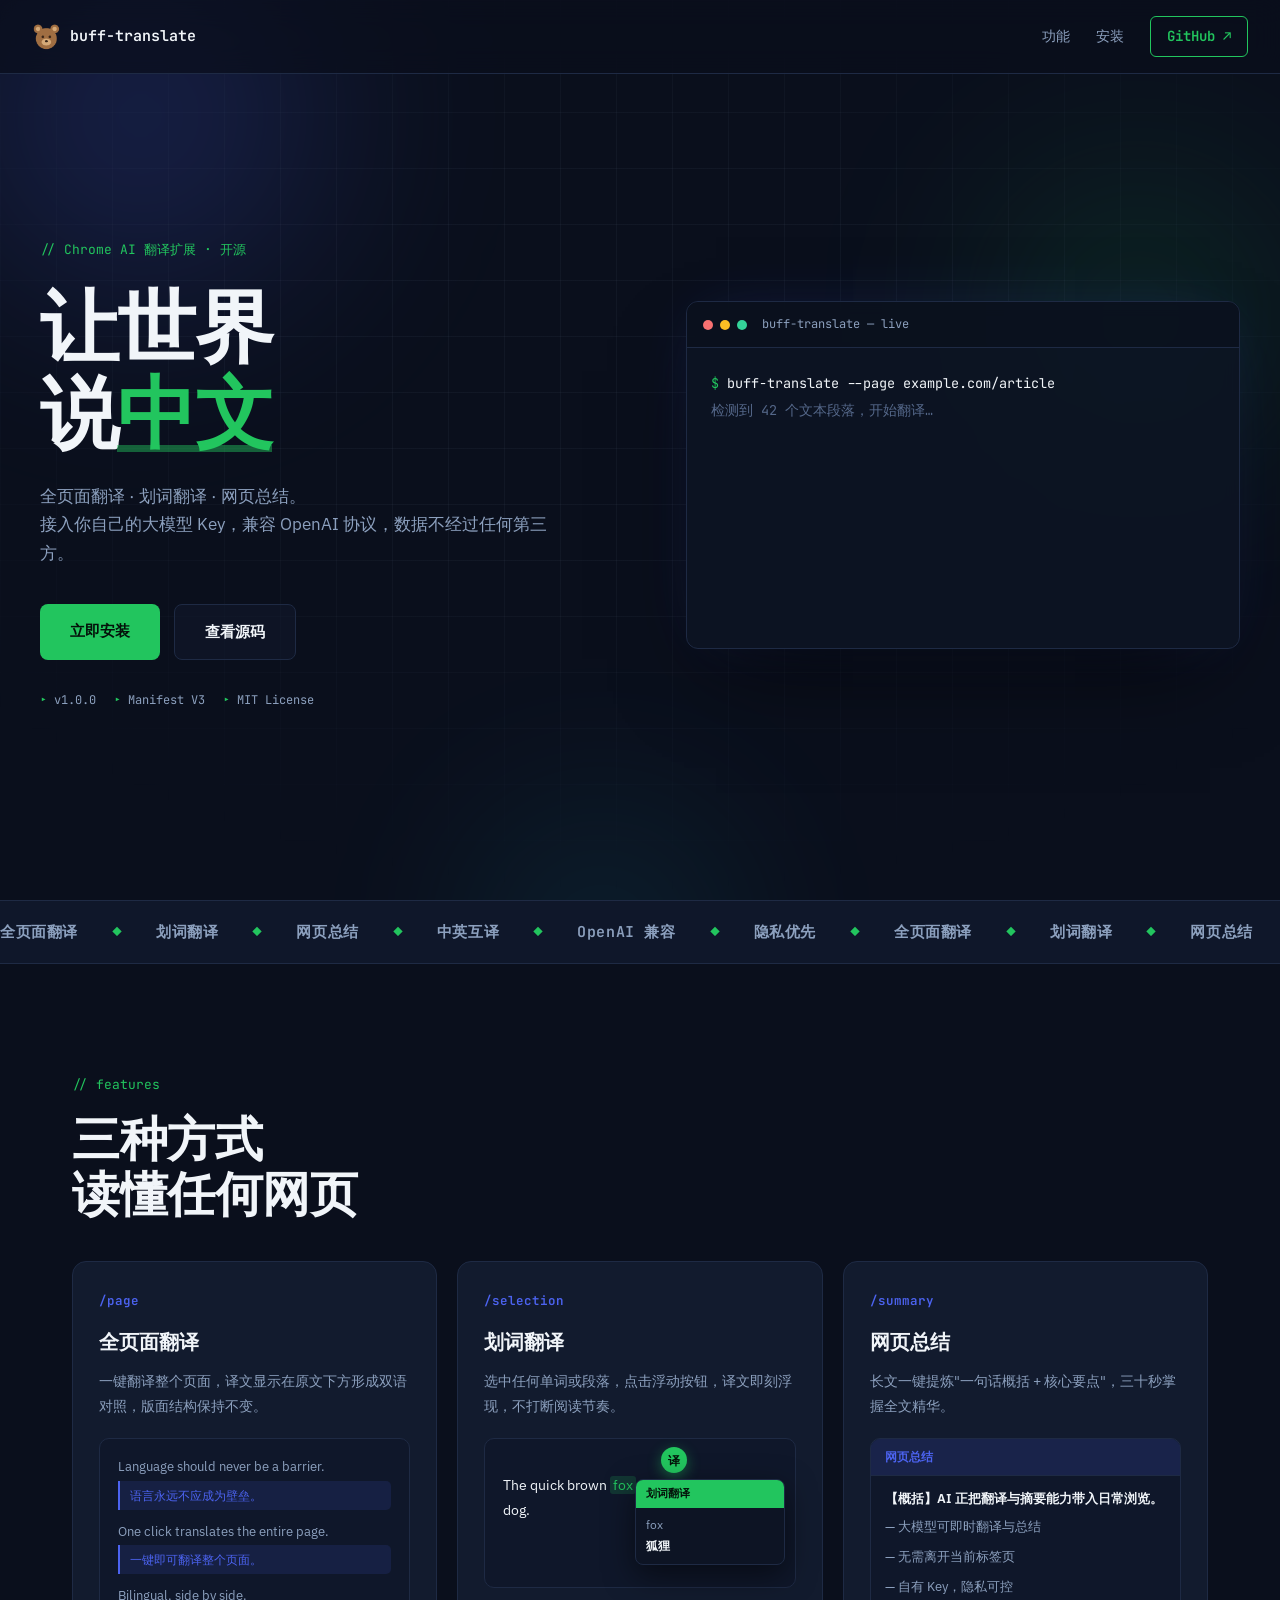
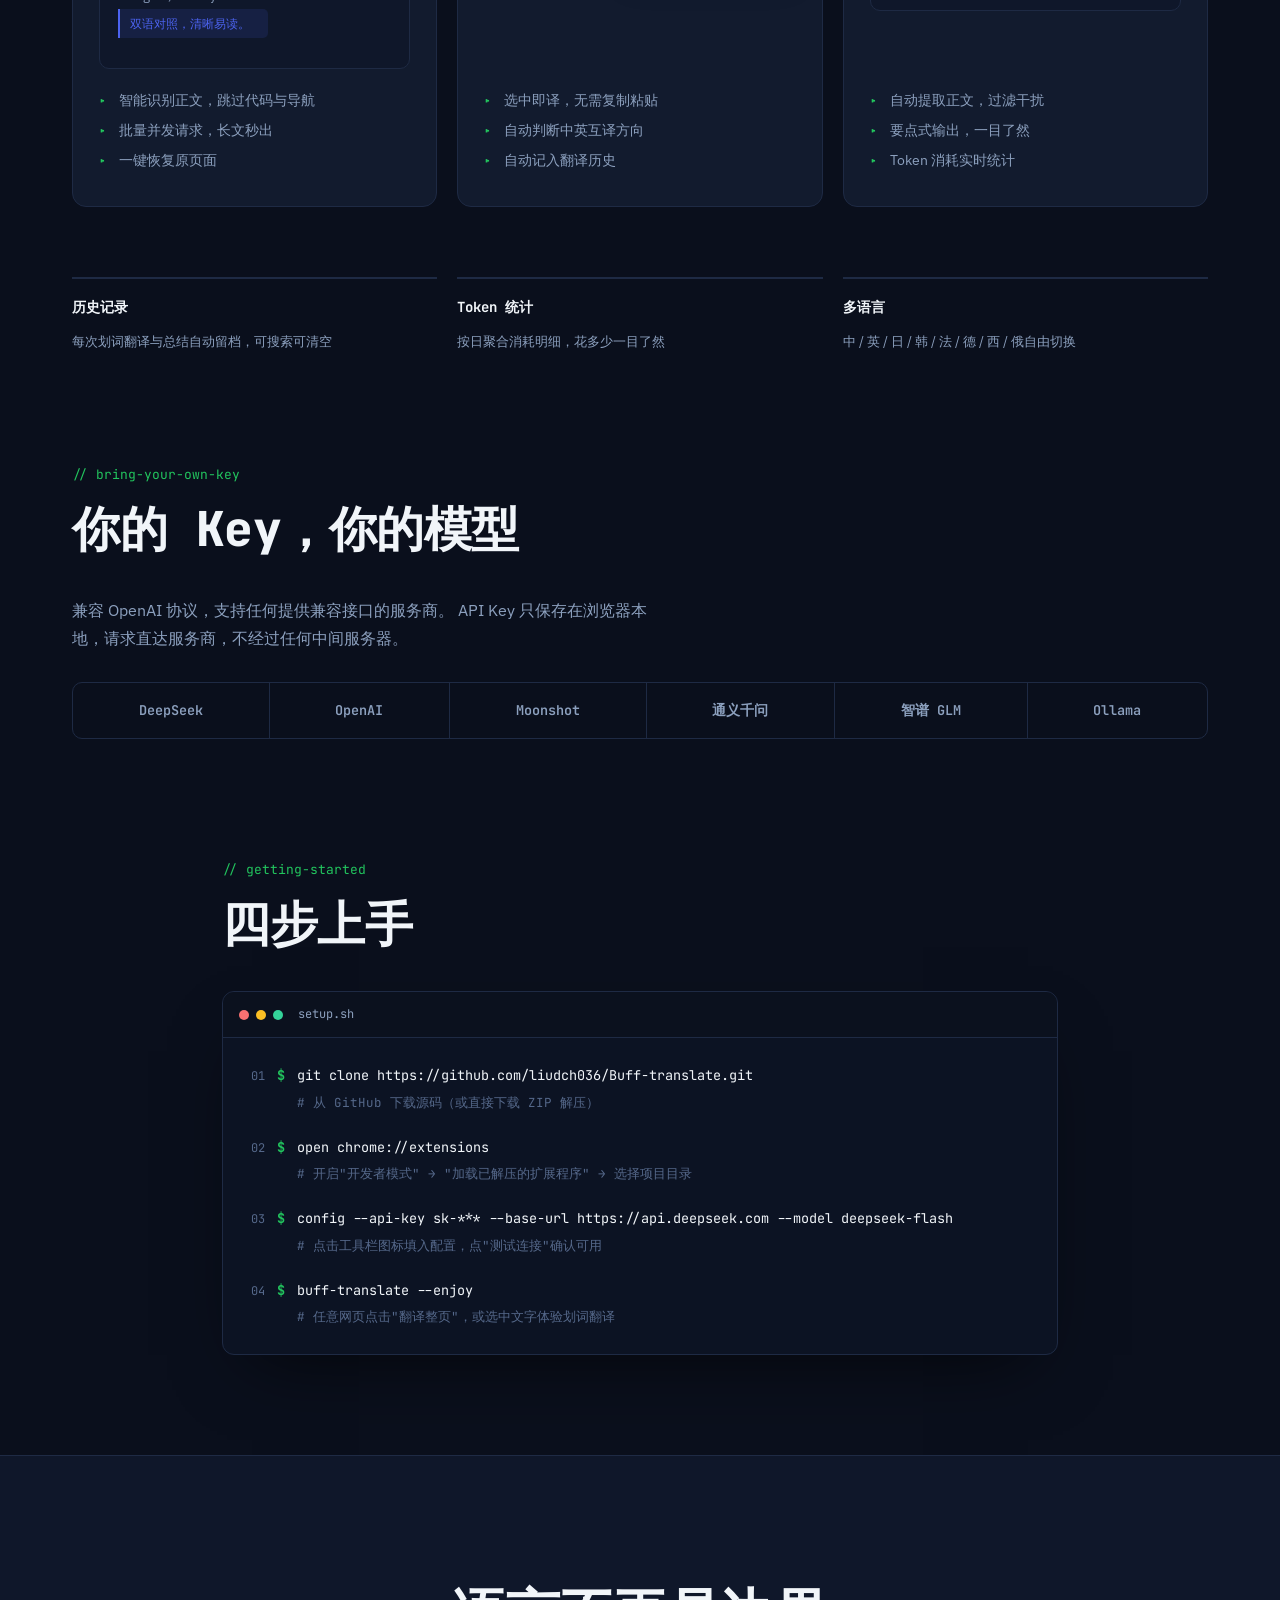
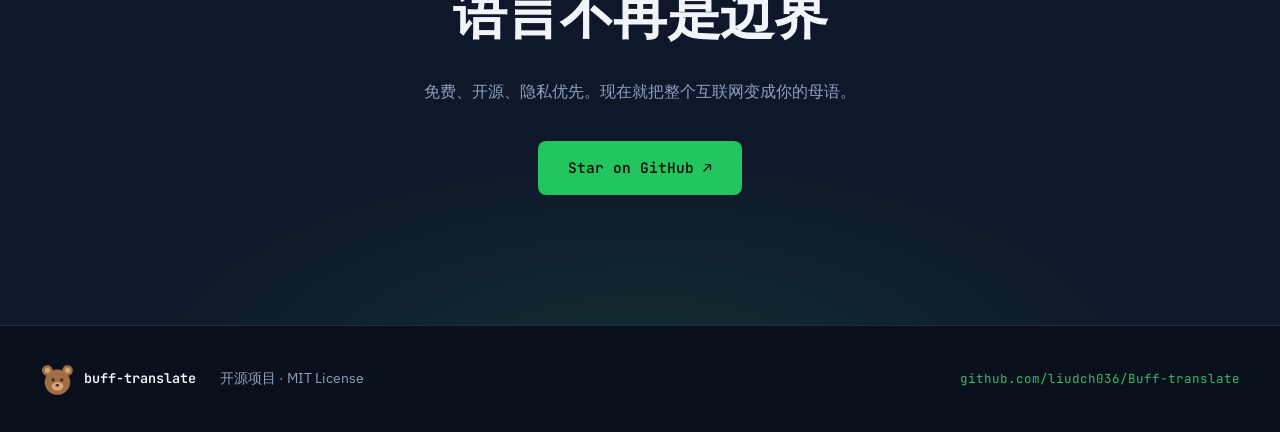
<file: docs/index.html>
<!DOCTYPE html>
<html lang="zh-CN">
<head>
  <meta charset="UTF-8">
  <meta name="viewport" content="width=device-width, initial-scale=1.0">
  <title>Buff-translate — 让世界说你的语言</title>
  <meta name="description" content="Buff-translate 是一款 AI 驱动的 Chrome 翻译扩展：全页面翻译、划词翻译、网页总结，兼容 OpenAI 协议，自定义 API Key。">
  <link rel="icon" href="assets/bear-48.png">
  <link rel="preconnect" href="https://fonts.googleapis.com">
  <link rel="preconnect" href="https://fonts.gstatic.com" crossorigin>
  <link href="https://fonts.googleapis.com/css2?family=JetBrains+Mono:wght@400;600;800&family=IBM+Plex+Sans:wght@300;400;500;600&display=swap" rel="stylesheet">
  <link rel="stylesheet" href="styles.css">
</head>
<body>

  <nav class="nav">
    <a class="brand" href="#top">
      <img src="assets/bear-48.png" alt="Buff-translate 小熊图标" width="28" height="28">
      <span>buff-translate</span>
    </a>
    <div class="nav-links">
      <a href="#features">功能</a>
      <a href="#install">安装</a>
      <a class="nav-cta" href="https://github.com/liudch036/Buff-translate">GitHub ↗</a>
    </div>
  </nav>

  <!-- ============ HERO ============ -->
  <header class="hero" id="top">
    <div class="aurora" aria-hidden="true">
      <i class="blob b1"></i><i class="blob b2"></i><i class="blob b3"></i>
      <div class="grid-overlay"></div>
    </div>

    <div class="hero-inner">
      <div class="hero-copy">
        <p class="hero-tag">// Chrome AI 翻译扩展 · 开源</p>
        <h1 class="hero-title">让世界<br>说<span class="cycler"><span id="cycleWord">中文</span></span></h1>
        <p class="hero-sub">
          全页面翻译 · 划词翻译 · 网页总结。<br>
          接入你自己的大模型 Key，兼容 OpenAI 协议，数据不经过任何第三方。
        </p>
        <div class="hero-actions">
          <a class="btn btn-go" href="#install">立即安装</a>
          <a class="btn btn-ghost" href="https://github.com/liudch036/Buff-translate">查看源码</a>
        </div>
        <div class="hero-meta">
          <span>v1.0.0</span><span>Manifest V3</span><span>MIT License</span>
        </div>
      </div>

      <div class="terminal" aria-label="翻译过程实时演示">
        <div class="term-bar">
          <i></i><i></i><i></i>
          <span>buff-translate — live</span>
        </div>
        <div class="term-body" id="termBody"></div>
      </div>
    </div>
  </header>

  <!-- ============ 跑马灯分隔 ============ -->
  <div class="marquee" aria-hidden="true">
    <div class="marquee-track">
      <span>全页面翻译</span><em>◆</em><span>划词翻译</span><em>◆</em><span>网页总结</span><em>◆</em><span>中英互译</span><em>◆</em><span>OpenAI 兼容</span><em>◆</em><span>隐私优先</span><em>◆</em>
      <span>全页面翻译</span><em>◆</em><span>划词翻译</span><em>◆</em><span>网页总结</span><em>◆</em><span>中英互译</span><em>◆</em><span>OpenAI 兼容</span><em>◆</em><span>隐私优先</span><em>◆</em>
    </div>
  </div>

  <main>
    <!-- ============ 功能 ============ -->
    <section class="features" id="features">
      <div class="section-head reveal">
        <p class="section-tag">// features</p>
        <h2 class="section-title">三种方式<br>读懂任何网页</h2>
      </div>

      <div class="feature-grid">
        <article class="feature-card reveal">
          <p class="feature-id">/page</p>
          <h3>全页面翻译</h3>
          <p class="feature-desc">一键翻译整个页面，译文显示在原文下方形成双语对照，版面结构保持不变。</p>
          <div class="demo demo-page" aria-hidden="true">
            <p class="dp-src">Language should never be a barrier.</p>
            <p class="dp-dst">语言永远不应成为壁垒。</p>
            <p class="dp-src">One click translates the entire page.</p>
            <p class="dp-dst">一键即可翻译整个页面。</p>
            <p class="dp-src w60">Bilingual, side by side.</p>
            <p class="dp-dst w45">双语对照，清晰易读。</p>
          </div>
          <ul class="feature-points">
            <li>智能识别正文，跳过代码与导航</li>
            <li>批量并发请求，长文秒出</li>
            <li>一键恢复原页面</li>
          </ul>
        </article>

        <article class="feature-card reveal">
          <p class="feature-id">/selection</p>
          <h3>划词翻译</h3>
          <p class="feature-desc">选中任何单词或段落，点击浮动按钮，译文即刻浮现，不打断阅读节奏。</p>
          <div class="demo demo-select" aria-hidden="true">
            <p class="ds-text">The quick brown <mark>fox</mark> jumps over the lazy dog.</p>
            <div class="ds-bubble">译</div>
            <div class="ds-tip">
              <div class="ds-tip-head">划词翻译</div>
              <div class="ds-tip-src">fox</div>
              <div class="ds-tip-dst">狐狸</div>
            </div>
          </div>
          <ul class="feature-points">
            <li>选中即译，无需复制粘贴</li>
            <li>自动判断中英互译方向</li>
            <li>自动记入翻译历史</li>
          </ul>
        </article>

        <article class="feature-card reveal">
          <p class="feature-id">/summary</p>
          <h3>网页总结</h3>
          <p class="feature-desc">长文一键提炼"一句话概括 + 核心要点"，三十秒掌握全文精华。</p>
          <div class="demo demo-summary" aria-hidden="true">
            <div class="dsm-head">网页总结</div>
            <p class="dsm-key">【概括】AI 正把翻译与摘要能力带入日常浏览。</p>
            <p class="dsm-item">— 大模型可即时翻译与总结</p>
            <p class="dsm-item">— 无需离开当前标签页</p>
            <p class="dsm-item">— 自有 Key，隐私可控</p>
          </div>
          <ul class="feature-points">
            <li>自动提取正文，过滤干扰</li>
            <li>要点式输出，一目了然</li>
            <li>Token 消耗实时统计</li>
          </ul>
        </article>
      </div>
    </section>

    <!-- ============ 管理面板补充 ============ -->
    <section class="panel-strip reveal">
      <div class="panel-item"><b>历史记录</b><span>每次划词翻译与总结自动留档，可搜索可清空</span></div>
      <div class="panel-item"><b>Token 统计</b><span>按日聚合消耗明细，花多少一目了然</span></div>
      <div class="panel-item"><b>多语言</b><span>中 / 英 / 日 / 韩 / 法 / 德 / 西 / 俄自由切换</span></div>
    </section>

    <!-- ============ 兼容性 ============ -->
    <section class="compat reveal">
      <p class="section-tag">// bring-your-own-key</p>
      <h2 class="section-title">你的 Key，你的模型</h2>
      <p class="compat-text">
        兼容 OpenAI 协议，支持任何提供兼容接口的服务商。
        API Key 只保存在浏览器本地，请求直达服务商，不经过任何中间服务器。
      </p>
      <div class="compat-strip">
        <span>DeepSeek</span><span>OpenAI</span><span>Moonshot</span><span>通义千问</span><span>智谱 GLM</span><span>Ollama</span>
      </div>
    </section>

    <!-- ============ 安装 ============ -->
    <section class="install reveal" id="install">
      <p class="section-tag">// getting-started</p>
      <h2 class="section-title">四步上手</h2>

      <div class="install-term">
        <div class="term-bar">
          <i></i><i></i><i></i>
          <span>setup.sh</span>
        </div>
        <div class="install-body">
          <div class="i-step">
            <p class="i-cmd"><span class="i-num">01</span><span class="i-prompt">$</span> git clone https://github.com/liudch036/Buff-translate.git</p>
            <p class="i-comment"># 从 GitHub 下载源码（或直接下载 ZIP 解压）</p>
          </div>
          <div class="i-step">
            <p class="i-cmd"><span class="i-num">02</span><span class="i-prompt">$</span> open chrome://extensions</p>
            <p class="i-comment"># 开启"开发者模式" → "加载已解压的扩展程序" → 选择项目目录</p>
          </div>
          <div class="i-step">
            <p class="i-cmd"><span class="i-num">03</span><span class="i-prompt">$</span> config --api-key sk-*** --base-url https://api.deepseek.com --model deepseek-flash</p>
            <p class="i-comment"># 点击工具栏图标填入配置，点"测试连接"确认可用</p>
          </div>
          <div class="i-step">
            <p class="i-cmd"><span class="i-num">04</span><span class="i-prompt">$</span> buff-translate --enjoy</p>
            <p class="i-comment"># 任意网页点击"翻译整页"，或选中文字体验划词翻译</p>
          </div>
        </div>
      </div>
    </section>

    <!-- ============ CTA ============ -->
    <section class="cta reveal">
      <h2>语言不再是边界</h2>
      <p>免费、开源、隐私优先。现在就把整个互联网变成你的母语。</p>
      <div class="hero-actions center">
        <a class="btn btn-go" href="https://github.com/liudch036/Buff-translate">Star on GitHub ↗</a>
      </div>
    </section>
  </main>

  <footer class="footer">
    <div class="footer-inner">
      <div class="footer-brand">
        <img src="assets/bear-48.png" alt="" width="34" height="34">
        <span>buff-translate</span>
      </div>
      <p>开源项目 · MIT License</p>
      <a href="https://github.com/liudch036/Buff-translate">github.com/liudch036/Buff-translate</a>
    </div>
  </footer>

  <script src="main.js"></script>
</body>
</html>
</file>
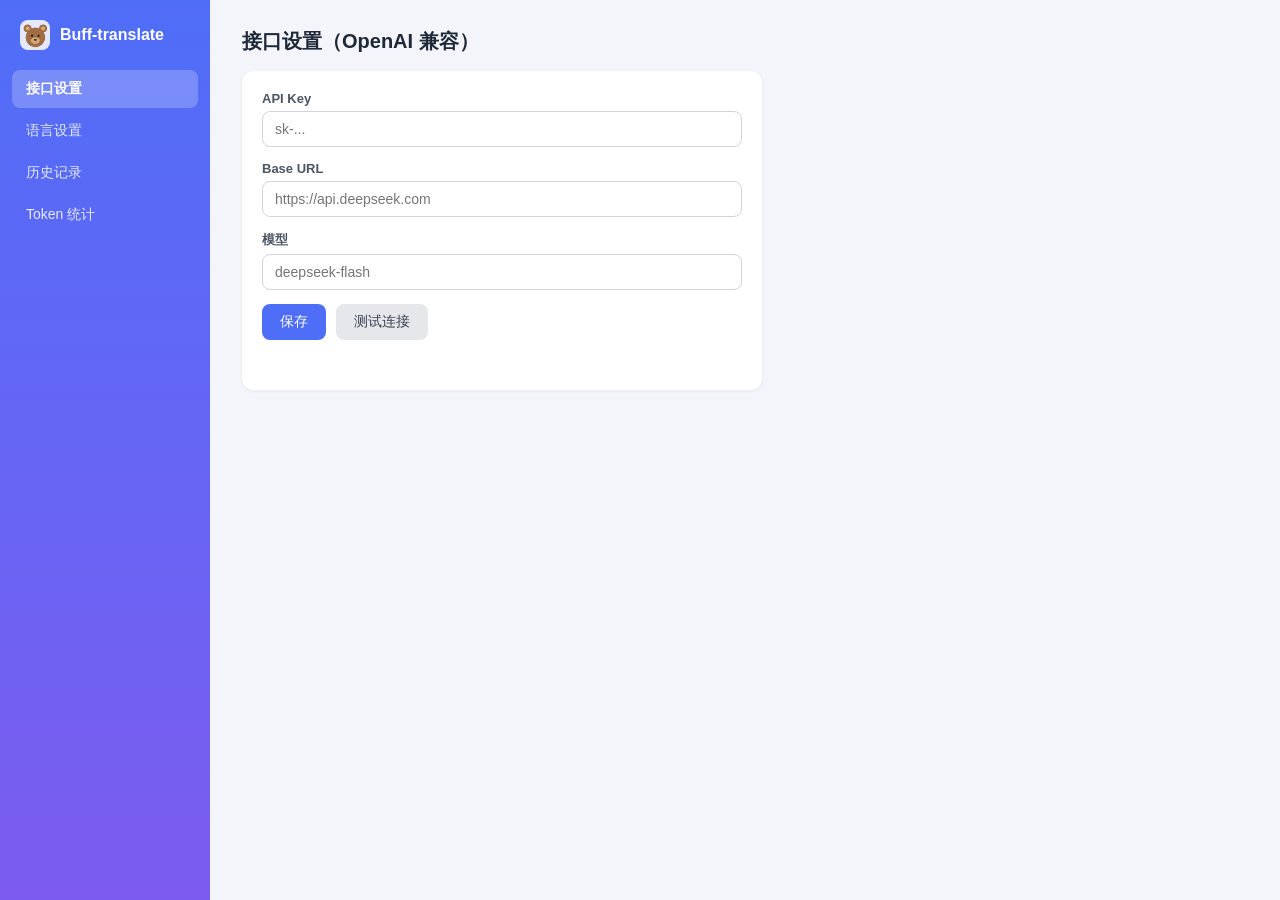
<file: options/options.html>
<!DOCTYPE html>
<html lang="zh-CN">
<head>
  <meta charset="UTF-8">
  <meta name="viewport" content="width=device-width, initial-scale=1.0">
  <title>Buff-translate 管理面板</title>
  <link rel="stylesheet" href="options.css">
</head>
<body>
  <div class="layout">
    <aside class="sidebar">
      <div class="brand">
        <img src="../icons/icon48.png" alt="">
        <span>Buff-translate</span>
      </div>
      <nav>
        <button class="nav-item active" data-tab="settings">接口设置</button>
        <button class="nav-item" data-tab="language">语言设置</button>
        <button class="nav-item" data-tab="history">历史记录</button>
        <button class="nav-item" data-tab="stats">Token 统计</button>
      </nav>
    </aside>

    <main class="main">
      <!-- 接口设置 -->
      <section id="tab-settings" class="tab active">
        <h2>接口设置（OpenAI 兼容）</h2>
        <div class="card">
          <label><span>API Key</span>
            <input id="apiKey" type="password" placeholder="sk-..." autocomplete="off">
          </label>
          <label><span>Base URL</span>
            <input id="baseUrl" type="text" placeholder="https://api.deepseek.com">
          </label>
          <label><span>模型</span>
            <input id="model" type="text" placeholder="deepseek-flash">
          </label>
          <div class="btn-row">
            <button id="btnSaveApi" class="btn btn-primary">保存</button>
            <button id="btnTest" class="btn btn-ghost">测试连接</button>
          </div>
          <div id="apiStatus" class="status"></div>
        </div>
      </section>

      <!-- 语言设置 -->
      <section id="tab-language" class="tab">
        <h2>语言设置</h2>
        <div class="card">
          <label><span>源语言</span>
            <select id="sourceLang"></select>
          </label>
          <label><span>目标语言</span>
            <select id="targetLang"></select>
          </label>
          <p class="hint">源语言选"自动检测"时将自动识别；目标语言选"自动"时，中文内容译成英文、其他内容译成中文。</p>
          <div class="btn-row">
            <button id="btnSaveLang" class="btn btn-primary">保存</button>
          </div>
          <div id="langStatus" class="status"></div>
        </div>
      </section>

      <!-- 历史记录 -->
      <section id="tab-history" class="tab">
        <h2>翻译历史</h2>
        <div class="toolbar">
          <input id="historySearch" type="text" placeholder="搜索历史…">
          <button id="btnClearHistory" class="btn btn-ghost">清空历史</button>
        </div>
        <div id="historyList" class="history-list"></div>
      </section>

      <!-- Token 统计 -->
      <section id="tab-stats" class="tab">
        <h2>Token 消耗统计</h2>
        <div class="stat-cards">
          <div class="stat-card"><div class="stat-num" id="statRequests">0</div><div class="stat-label">总请求次数</div></div>
          <div class="stat-card"><div class="stat-num" id="statPrompt">0</div><div class="stat-label">输入 Tokens</div></div>
          <div class="stat-card"><div class="stat-num" id="statCompletion">0</div><div class="stat-label">输出 Tokens</div></div>
          <div class="stat-card"><div class="stat-num" id="statTotal">0</div><div class="stat-label">总计 Tokens</div></div>
        </div>
        <h3 class="sub-title">近 14 天</h3>
        <table class="day-table">
          <thead><tr><th>日期</th><th>请求次数</th><th>Tokens</th></tr></thead>
          <tbody id="dayTableBody"></tbody>
        </table>
        <div class="btn-row" style="margin-top:12px">
          <button id="btnResetStats" class="btn btn-ghost">重置统计</button>
        </div>
      </section>
    </main>
  </div>

  <script src="options.js"></script>
</body>
</html>
</file>
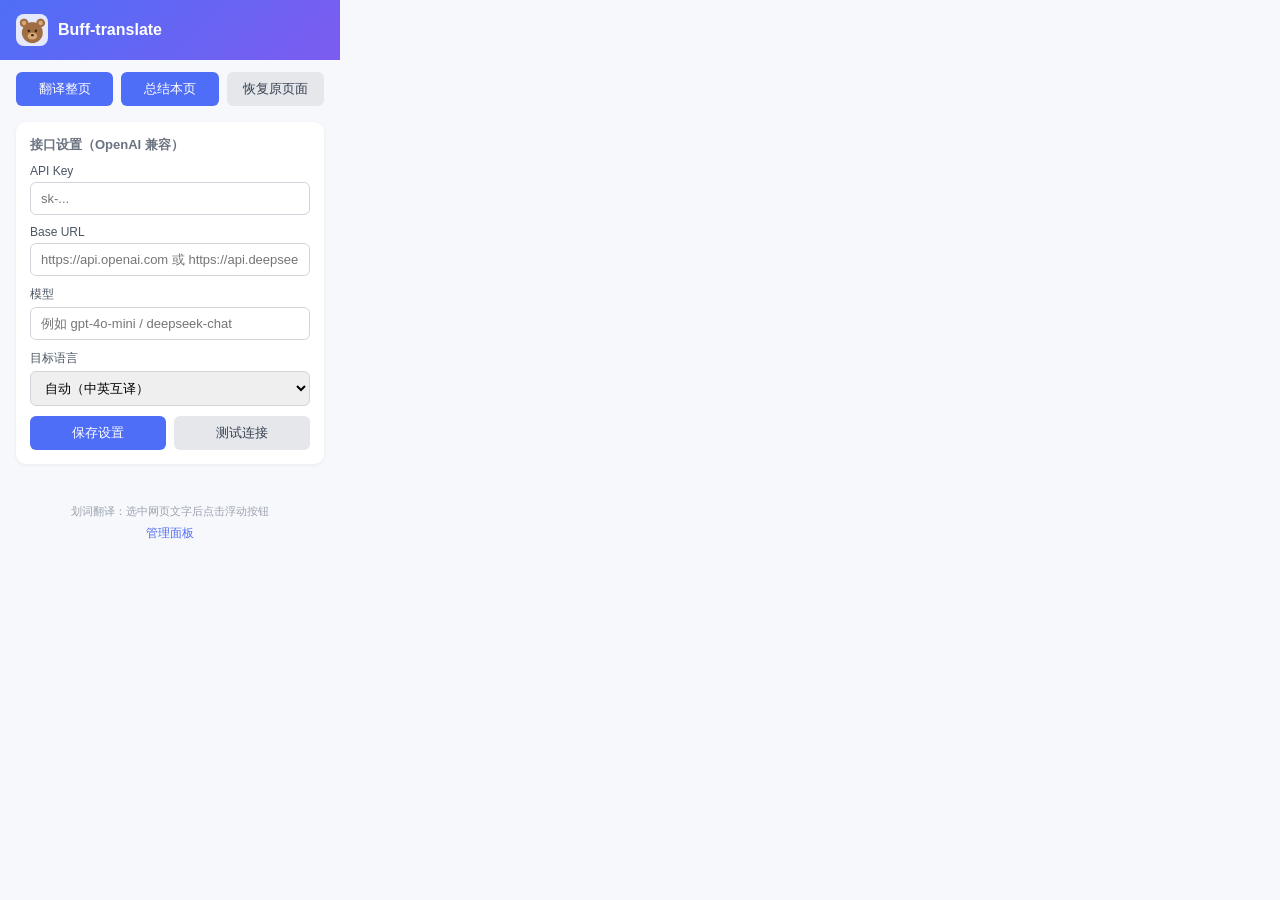
<file: popup/popup.html>
<!DOCTYPE html>
<html lang="zh-CN">
<head>
  <meta charset="UTF-8">
  <meta name="viewport" content="width=device-width, initial-scale=1.0">
  <title>Buff-translate</title>
  <link rel="stylesheet" href="popup.css">
</head>
<body>
  <header class="header">
    <img class="logo" src="../icons/icon48.png" alt="Buff-translate">
    <h1>Buff-translate</h1>
  </header>

  <section class="actions">
    <button id="btnTranslatePage" class="btn btn-primary">翻译整页</button>
    <button id="btnSummarize" class="btn btn-primary">总结本页</button>
    <button id="btnRestore" class="btn btn-ghost">恢复原页面</button>
  </section>

  <section class="settings">
    <h2>接口设置（OpenAI 兼容）</h2>
    <label>
      <span>API Key</span>
      <input id="apiKey" type="password" placeholder="sk-..." autocomplete="off">
    </label>
    <label>
      <span>Base URL</span>
      <input id="baseUrl" type="text" placeholder="https://api.openai.com 或 https://api.deepseek.com">
    </label>
    <label>
      <span>模型</span>
      <input id="model" type="text" placeholder="例如 gpt-4o-mini / deepseek-chat">
    </label>
    <label>
      <span>目标语言</span>
      <select id="targetLang">
        <option value="auto">自动（中英互译）</option>
        <option value="zh">翻译成中文</option>
        <option value="en">翻译成英文</option>
      </select>
    </label>
    <div class="btn-row">
      <button id="btnSave" class="btn btn-primary">保存设置</button>
      <button id="btnTest" class="btn btn-ghost">测试连接</button>
    </div>
  </section>

  <div id="status" class="status"></div>

  <footer class="footer">
    <span>划词翻译：选中网页文字后点击浮动按钮</span>
    <button id="btnOptions" class="link-btn">管理面板</button>
  </footer>

  <script src="popup.js"></script>
</body>
</html>
</file>
<file: docs/styles.css>
/* ===== Buff-translate 官网 · 深色开发者美学 ===== */
:root {
  --bg: #0A0F1C;
  --bg2: #0F172A;
  --card: #121B2E;
  --line: #1E2A44;
  --fg: #F1F5F9;
  --muted: #8CA0BE;
  --go: #22C55E;
  --go-dark: #16A34A;
  --indigo: #4C63F0;
  --cyan: #22D3EE;
  --mono: "JetBrains Mono", ui-monospace, Consolas, monospace;
  --sans: "IBM Plex Sans", -apple-system, "PingFang SC", "Microsoft YaHei", sans-serif;
}

* { margin: 0; padding: 0; box-sizing: border-box; }
html { scroll-behavior: smooth; }

body {
  background: var(--bg);
  color: var(--fg);
  font-family: var(--sans);
  font-size: 16px;
  line-height: 1.75;
  -webkit-font-smoothing: antialiased;
  overflow-x: hidden;
}

::selection { background: var(--go); color: #04120a; }
a { color: inherit; }

/* ---------- 滚动显现 ---------- */
.reveal { opacity: 0; transform: translateY(28px); transition: opacity .7s ease, transform .7s cubic-bezier(.2,.8,.25,1); }
.reveal.in { opacity: 1; transform: none; }

/* ---------- 导航 ---------- */
.nav {
  position: fixed;
  top: 0; left: 0; right: 0;
  z-index: 100;
  display: flex;
  align-items: center;
  justify-content: space-between;
  padding: 16px 32px;
  background: rgba(10, 15, 28, 0.72);
  backdrop-filter: blur(14px);
  -webkit-backdrop-filter: blur(14px);
  border-bottom: 1px solid var(--line);
}
.brand {
  display: flex; align-items: center; gap: 10px;
  text-decoration: none;
  font-family: var(--mono);
  font-weight: 600;
  font-size: 15px;
}
.brand img { border-radius: 7px; }
.nav-links { display: flex; align-items: center; gap: 26px; }
.nav-links a {
  text-decoration: none;
  font-size: 14px;
  color: var(--muted);
  transition: color .15s;
}
.nav-links a:hover { color: var(--fg); }
.nav-cta {
  font-family: var(--mono);
  padding: 7px 16px;
  border: 1px solid var(--go);
  border-radius: 6px;
  color: var(--go) !important;
  font-weight: 600;
  font-size: 13px;
  transition: background .15s, color .15s;
}
.nav-cta:hover { background: var(--go); color: #04120a !important; }

/* ---------- Hero ---------- */
.hero {
  position: relative;
  min-height: 100vh;
  display: flex;
  align-items: center;
  padding: 130px 32px 80px;
  overflow: hidden;
}
.aurora { position: absolute; inset: 0; pointer-events: none; }
.blob {
  position: absolute;
  border-radius: 50%;
  filter: blur(90px);
  opacity: 0.5;
  animation: drift 16s ease-in-out infinite alternate;
}
.b1 { width: 46vw; height: 46vw; left: -12vw; top: -14vw; background: radial-gradient(circle, rgba(76,99,240,.55), transparent 65%); }
.b2 { width: 38vw; height: 38vw; right: -8vw; top: 8vh; background: radial-gradient(circle, rgba(34,197,94,.35), transparent 65%); animation-delay: -5s; }
.b3 { width: 30vw; height: 30vw; left: 32vw; bottom: -18vw; background: radial-gradient(circle, rgba(34,211,238,.3), transparent 65%); animation-delay: -10s; }
@keyframes drift {
  from { transform: translate(0, 0) scale(1); }
  to   { transform: translate(4vw, 3vh) scale(1.12); }
}
.grid-overlay {
  position: absolute; inset: 0;
  background-image:
    linear-gradient(rgba(140,160,190,.06) 1px, transparent 1px),
    linear-gradient(90deg, rgba(140,160,190,.06) 1px, transparent 1px);
  background-size: 56px 56px;
  mask-image: radial-gradient(ellipse 90% 80% at 50% 40%, #000 30%, transparent 75%);
  -webkit-mask-image: radial-gradient(ellipse 90% 80% at 50% 40%, #000 30%, transparent 75%);
}

.hero-inner {
  position: relative;
  max-width: 1200px;
  margin: 0 auto;
  width: 100%;
  display: grid;
  grid-template-columns: 1.05fr 1fr;
  gap: 64px;
  align-items: center;
}
.hero-tag {
  font-family: var(--mono);
  font-size: 13px;
  color: var(--go);
  margin-bottom: 22px;
}
.hero-title {
  font-family: var(--mono);
  font-weight: 800;
  font-size: clamp(2.7rem, 6.2vw, 5.2rem);
  line-height: 1.08;
  letter-spacing: -0.02em;
}
.cycler {
  display: inline-block;
  color: var(--go);
  position: relative;
}
.cycler::after {
  content: "";
  position: absolute;
  left: 0; right: 0; bottom: 0.04em;
  height: 0.09em;
  background: var(--go);
  opacity: .45;
}
.cycler span { display: inline-block; animation: wordIn .5s cubic-bezier(.2,.8,.25,1); }
@keyframes wordIn {
  from { opacity: 0; transform: translateY(.5em); filter: blur(6px); }
  to   { opacity: 1; transform: none; filter: none; }
}
.hero-sub {
  margin-top: 26px;
  color: var(--muted);
  font-size: 16.5px;
  max-width: 32em;
}
.hero-actions { margin-top: 36px; display: flex; gap: 14px; flex-wrap: wrap; }
.hero-actions.center { justify-content: center; }
.btn {
  display: inline-block;
  padding: 14px 30px;
  border-radius: 8px;
  font-family: var(--mono);
  font-size: 14.5px;
  font-weight: 600;
  text-decoration: none;
  transition: transform .12s, background .15s, box-shadow .2s;
  cursor: pointer;
}
.btn:active { transform: scale(.97); }
.btn-go {
  background: var(--go);
  color: #04120a;
  box-shadow: 0 0 0 rgba(34,197,94,0);
}
.btn-go:hover { background: #4ADE80; box-shadow: 0 8px 34px rgba(34,197,94,.35); }
.btn-ghost {
  border: 1px solid var(--line);
  color: var(--fg);
  background: rgba(18,27,46,.5);
}
.btn-ghost:hover { border-color: var(--muted); }
.hero-meta {
  margin-top: 30px;
  display: flex; gap: 18px;
  font-family: var(--mono);
  font-size: 12px;
  color: var(--muted);
}
.hero-meta span::before { content: "▸ "; color: var(--go); }

/* ---------- 终端演示 ---------- */
.terminal {
  background: rgba(13, 20, 36, 0.85);
  border: 1px solid var(--line);
  border-radius: 12px;
  overflow: hidden;
  box-shadow: 0 40px 90px -30px rgba(0,0,0,.7), 0 0 60px -20px rgba(76,99,240,.25);
  backdrop-filter: blur(8px);
}
.term-bar {
  display: flex; align-items: center; gap: 7px;
  padding: 12px 16px;
  border-bottom: 1px solid var(--line);
  background: rgba(10,15,28,.6);
}
.term-bar i { width: 10px; height: 10px; border-radius: 50%; }
.term-bar i:nth-child(1) { background: #F87171; }
.term-bar i:nth-child(2) { background: #FBBF24; }
.term-bar i:nth-child(3) { background: #34D399; }
.term-bar span {
  margin-left: 8px;
  font-family: var(--mono);
  font-size: 12px;
  color: var(--muted);
}
.term-body {
  padding: 22px 24px;
  font-family: var(--mono);
  font-size: 13.5px;
  line-height: 2;
  min-height: 300px;
  white-space: pre-wrap;
  word-break: break-word;
}
.term-body .t-cmd { color: var(--fg); }
.term-body .t-cmd::before { content: "$ "; color: var(--go); }
.term-body .t-en { color: var(--muted); }
.term-body .t-en::before { content: "EN  "; color: var(--indigo); font-weight: 600; }
.term-body .t-zh { color: var(--fg); }
.term-body .t-zh::before { content: "中  "; color: var(--go); font-weight: 600; }
.term-body .t-ok { color: var(--go); }
.term-body .t-dim { color: #55688a; }
.cursor {
  display: inline-block;
  width: .55em; height: 1.1em;
  background: var(--go);
  vertical-align: -0.15em;
  animation: blink 1s steps(1) infinite;
}
@keyframes blink { 50% { opacity: 0; } }

/* ---------- 跑马灯 ---------- */
.marquee {
  border-top: 1px solid var(--line);
  border-bottom: 1px solid var(--line);
  padding: 18px 0;
  overflow: hidden;
  background: var(--bg2);
}
.marquee-track {
  display: flex;
  align-items: center;
  gap: 34px;
  width: max-content;
  animation: scrollX 26s linear infinite;
}
.marquee-track span {
  font-family: var(--mono);
  font-size: 15px;
  font-weight: 600;
  letter-spacing: .04em;
  color: var(--muted);
  white-space: nowrap;
}
.marquee-track em { color: var(--go); font-style: normal; font-size: 10px; }
@keyframes scrollX { to { transform: translateX(-50%); } }

/* ---------- 区块通用 ---------- */
.section-tag {
  font-family: var(--mono);
  font-size: 13px;
  color: var(--go);
  margin-bottom: 14px;
}
.section-title {
  font-family: var(--mono);
  font-weight: 800;
  font-size: clamp(1.9rem, 4vw, 3rem);
  line-height: 1.15;
  letter-spacing: -0.01em;
  margin-bottom: 40px;
}

/* ---------- 功能 ---------- */
.features {
  max-width: 1200px;
  margin: 0 auto;
  padding: 110px 32px 40px;
}
.section-head { margin-bottom: 20px; }
.feature-grid {
  display: grid;
  grid-template-columns: repeat(3, 1fr);
  gap: 20px;
}
.feature-card {
  background: var(--card);
  border: 1px solid var(--line);
  border-radius: 14px;
  padding: 28px 26px;
  display: flex;
  flex-direction: column;
  transition: border-color .2s, transform .25s, box-shadow .25s;
}
.feature-card:hover {
  border-color: rgba(34,197,94,.5);
  transform: translateY(-4px);
  box-shadow: 0 24px 60px -24px rgba(0,0,0,.6), 0 0 40px -18px rgba(34,197,94,.3);
}
.feature-id {
  font-family: var(--mono);
  font-size: 12.5px;
  color: var(--indigo);
  font-weight: 600;
  margin-bottom: 12px;
}
.feature-card h3 { font-size: 20px; font-weight: 600; margin-bottom: 10px; }
.feature-desc { font-size: 14px; color: var(--muted); margin-bottom: 20px; }

.demo {
  border: 1px solid var(--line);
  border-radius: 10px;
  background: var(--bg2);
  padding: 18px;
  margin-bottom: 20px;
  position: relative;
  min-height: 150px;
}
.demo-page .dp-src { font-size: 12.5px; color: var(--muted); line-height: 1.55; }
.demo-page .dp-src.w60 { width: 60%; }
.demo-page .dp-dst {
  font-size: 12px;
  color: var(--indigo);
  background: rgba(76,99,240,.12);
  border-left: 2px solid var(--indigo);
  border-radius: 0 5px 5px 0;
  padding: 4px 10px;
  margin: 4px 0 12px;
}
.demo-page .dp-dst.w45 { width: 55%; }

.demo-select { padding-top: 34px; }
.demo-select .ds-text { font-size: 13.5px; line-height: 1.8; }
.demo-select mark {
  background: rgba(34,197,94,.18);
  color: var(--go);
  border-radius: 3px;
  padding: 0 3px;
}
.ds-bubble {
  position: absolute;
  top: 8px; right: 108px;
  width: 26px; height: 26px;
  border-radius: 50%;
  background: var(--go);
  color: #04120a;
  font-size: 12px; font-weight: 700;
  display: flex; align-items: center; justify-content: center;
  box-shadow: 0 4px 14px rgba(34,197,94,.45);
}
.ds-tip {
  position: absolute;
  top: 40px; right: 10px;
  width: 150px;
  background: #0D1424;
  border: 1px solid var(--line);
  border-radius: 8px;
  overflow: hidden;
  font-size: 12px;
  box-shadow: 0 10px 30px rgba(0,0,0,.5);
}
.ds-tip-head { background: var(--go); color: #04120a; padding: 4px 10px; font-weight: 700; font-size: 11px; }
.ds-tip-src { padding: 6px 10px 0; color: var(--muted); }
.ds-tip-dst { padding: 0 10px 8px; font-weight: 600; }

.demo-summary { padding: 0; overflow: hidden; }
.dsm-head {
  background: rgba(76,99,240,.16);
  color: var(--indigo);
  font-family: var(--mono);
  font-size: 11.5px;
  font-weight: 600;
  padding: 8px 14px;
  border-bottom: 1px solid var(--line);
}
.demo-summary p { padding: 4px 14px; font-size: 12.5px; }
.dsm-key { padding-top: 12px !important; font-weight: 600; line-height: 1.6; }
.dsm-item { color: var(--muted); }
.dsm-item:last-child { padding-bottom: 12px; }

.feature-points { list-style: none; margin-top: auto; }
.feature-points li {
  position: relative;
  padding-left: 20px;
  margin-bottom: 6px;
  font-size: 13.5px;
  color: var(--muted);
}
.feature-points li::before {
  content: "▸";
  position: absolute;
  left: 0;
  color: var(--go);
}

/* ---------- 管理面板条 ---------- */
.panel-strip {
  max-width: 1200px;
  margin: 0 auto;
  padding: 30px 32px;
  display: grid;
  grid-template-columns: repeat(3, 1fr);
  gap: 20px;
}
.panel-item {
  border-top: 2px solid var(--line);
  padding-top: 16px;
}
.panel-item b { display: block; font-family: var(--mono); font-size: 14px; margin-bottom: 6px; }
.panel-item span { font-size: 13px; color: var(--muted); }

/* ---------- 兼容性 ---------- */
.compat {
  max-width: 1200px;
  margin: 0 auto;
  padding: 80px 32px;
}
.compat-text { max-width: 36em; color: var(--muted); margin-bottom: 30px; }
.compat-strip {
  display: flex;
  flex-wrap: wrap;
  border: 1px solid var(--line);
  border-radius: 10px;
  overflow: hidden;
}
.compat-strip span {
  flex: 1 1 auto;
  text-align: center;
  padding: 16px 20px;
  font-family: var(--mono);
  font-size: 13.5px;
  font-weight: 600;
  color: var(--muted);
  border-right: 1px solid var(--line);
  transition: background .15s, color .15s;
  white-space: nowrap;
}
.compat-strip span:last-child { border-right: none; }
.compat-strip span:hover { background: rgba(34,197,94,.08); color: var(--go); }

/* ---------- 安装 ---------- */
.install {
  max-width: 900px;
  margin: 0 auto;
  padding: 40px 32px 100px;
}
.install-term {
  border: 1px solid var(--line);
  border-radius: 12px;
  overflow: hidden;
  background: rgba(13,20,36,.9);
  box-shadow: 0 30px 70px -30px rgba(0,0,0,.7);
}
.install-body { padding: 26px 28px; }
.i-step { margin-bottom: 22px; }
.i-step:last-child { margin-bottom: 0; }
.i-cmd {
  font-family: var(--mono);
  font-size: 13.5px;
  display: flex;
  align-items: baseline;
  gap: 12px;
  flex-wrap: wrap;
  word-break: break-all;
}
.i-num { color: #55688a; font-size: 12px; }
.i-prompt { color: var(--go); font-weight: 700; }
.i-comment {
  font-family: var(--mono);
  font-size: 12.5px;
  color: #55688a;
  margin-top: 4px;
  padding-left: 46px;
}

/* ---------- CTA ---------- */
.cta {
  text-align: center;
  padding: 110px 32px 130px;
  border-top: 1px solid var(--line);
  background:
    radial-gradient(ellipse 60% 70% at 50% 110%, rgba(34,197,94,.14), transparent 70%),
    var(--bg2);
}
.cta h2 {
  font-family: var(--mono);
  font-weight: 800;
  font-size: clamp(2rem, 5vw, 3.4rem);
  letter-spacing: -0.01em;
  margin-bottom: 16px;
}
.cta p { color: var(--muted); margin-bottom: 34px; }

/* ---------- 页脚 ---------- */
.footer {
  border-top: 1px solid var(--line);
  padding: 36px 32px;
}
.footer-inner {
  max-width: 1200px;
  margin: 0 auto;
  display: flex;
  align-items: center;
  gap: 24px;
  flex-wrap: wrap;
  font-size: 13.5px;
  color: var(--muted);
}
.footer-brand {
  display: flex; align-items: center; gap: 10px;
  font-family: var(--mono);
  font-weight: 600;
  color: var(--fg);
}
.footer-brand img { border-radius: 7px; }
.footer a { color: var(--go); text-decoration: none; font-family: var(--mono); font-size: 12.5px; margin-left: auto; }
.footer a:hover { text-decoration: underline; }

/* ---------- 响应式 ---------- */
@media (max-width: 1024px) {
  .hero-inner { grid-template-columns: 1fr; gap: 48px; }
  .hero { padding-top: 110px; min-height: auto; }
  .feature-grid { grid-template-columns: 1fr; }
  .panel-strip { grid-template-columns: 1fr; gap: 26px; }
}
@media (max-width: 560px) {
  .nav { padding: 12px 18px; }
  .nav-links a:not(.nav-cta) { display: none; }
  .hero { padding: 96px 18px 56px; }
  .features, .compat { padding-left: 18px; padding-right: 18px; }
  .install { padding: 24px 18px 72px; }
  .panel-strip { padding: 20px 18px; }
  .term-body { font-size: 12px; min-height: 260px; padding: 16px; }
  .i-comment { padding-left: 0; }
  .compat-strip span { padding: 12px 12px; font-size: 12px; }
  .footer a { margin-left: 0; }
}

/* ---------- 无障碍 ---------- */
@media (prefers-reduced-motion: reduce) {
  html { scroll-behavior: auto; }
  .blob, .marquee-track, .cursor, .cycler span { animation: none !important; }
  .reveal { opacity: 1; transform: none; transition: none; }
}
:focus-visible {
  outline: 2px solid var(--go);
  outline-offset: 3px;
  border-radius: 4px;
}
</file>
<file: options/options.css>
* { margin: 0; padding: 0; box-sizing: border-box; }

body {
  font-family: "Segoe UI", "Microsoft YaHei", sans-serif;
  background: #f3f5fa;
  color: #1f2937;
  min-height: 100vh;
}

.layout { display: flex; min-height: 100vh; }

.sidebar {
  width: 210px;
  background: linear-gradient(180deg, #4f6ef7, #7c5cf0);
  color: #fff;
  padding: 20px 12px;
  flex-shrink: 0;
}
.brand {
  display: flex;
  align-items: center;
  gap: 10px;
  padding: 0 8px 20px;
  font-weight: 700;
  font-size: 16px;
}
.brand img {
  width: 30px; height: 30px;
  border-radius: 8px;
  background: rgba(255, 255, 255, 0.85);
  padding: 2px;
}
.nav-item {
  display: block;
  width: 100%;
  text-align: left;
  padding: 10px 14px;
  margin-bottom: 4px;
  border: none;
  border-radius: 8px;
  background: transparent;
  color: rgba(255, 255, 255, 0.85);
  font-size: 14px;
  cursor: pointer;
  transition: background .15s;
}
.nav-item:hover { background: rgba(255, 255, 255, 0.12); }
.nav-item.active { background: rgba(255, 255, 255, 0.22); color: #fff; font-weight: 600; }

.main { flex: 1; padding: 28px 32px; max-width: 860px; }
.tab { display: none; }
.tab.active { display: block; }

h2 { font-size: 20px; margin-bottom: 16px; }
.sub-title { font-size: 14px; color: #6b7280; margin: 20px 0 8px; }

.card {
  background: #fff;
  border-radius: 12px;
  padding: 20px;
  box-shadow: 0 1px 4px rgba(0, 0, 0, 0.06);
  max-width: 520px;
}

label { display: block; margin-bottom: 14px; font-size: 13px; color: #4b5563; }
label span { display: block; margin-bottom: 5px; font-weight: 600; }

input, select {
  width: 100%;
  padding: 9px 12px;
  border: 1px solid #d1d5db;
  border-radius: 8px;
  font-size: 14px;
  outline: none;
  transition: border-color .15s;
}
input:focus, select:focus { border-color: #4f6ef7; }

.hint { font-size: 12px; color: #9ca3af; margin-bottom: 14px; line-height: 1.6; }

.btn-row { display: flex; gap: 10px; }
.btn {
  padding: 9px 18px;
  border: none;
  border-radius: 8px;
  font-size: 14px;
  cursor: pointer;
  transition: background .15s;
}
.btn:disabled { opacity: 0.5; cursor: not-allowed; }
.btn-primary { background: #4f6ef7; color: #fff; }
.btn-primary:hover { background: #3f5ce0; }
.btn-ghost { background: #e5e7eb; color: #374151; }
.btn-ghost:hover { background: #d8dce3; }

.status { min-height: 20px; margin-top: 10px; font-size: 13px; white-space: pre-wrap; }
.status.ok { color: #059669; }
.status.err { color: #dc2626; }
.status.info { color: #4f6ef7; }

/* 历史记录 */
.toolbar { display: flex; gap: 10px; margin-bottom: 14px; max-width: 620px; }
.toolbar input { flex: 1; }
.toolbar .btn { flex-shrink: 0; }

.history-list { display: flex; flex-direction: column; gap: 10px; max-width: 720px; }
.history-item {
  background: #fff;
  border-radius: 10px;
  padding: 12px 14px;
  box-shadow: 0 1px 3px rgba(0, 0, 0, 0.05);
}
.history-meta {
  display: flex;
  gap: 10px;
  align-items: center;
  font-size: 11px;
  color: #9ca3af;
  margin-bottom: 6px;
}
.badge {
  background: #eef1fe;
  color: #4f6ef7;
  border-radius: 4px;
  padding: 1px 6px;
  font-weight: 600;
}
.history-src { font-size: 13px; color: #6b7280; white-space: pre-wrap; word-break: break-word; }
.history-dst { font-size: 14px; color: #1f2937; margin-top: 4px; white-space: pre-wrap; word-break: break-word; border-left: 3px solid #4f6ef7; padding-left: 8px; }
.empty { color: #9ca3af; font-size: 13px; padding: 20px 0; }

/* Token 统计 */
.stat-cards { display: flex; gap: 12px; flex-wrap: wrap; }
.stat-card {
  background: #fff;
  border-radius: 12px;
  padding: 16px 22px;
  box-shadow: 0 1px 4px rgba(0, 0, 0, 0.06);
  min-width: 150px;
}
.stat-num { font-size: 24px; font-weight: 700; color: #4f6ef7; }
.stat-label { font-size: 12px; color: #6b7280; margin-top: 4px; }

.day-table {
  width: 100%;
  max-width: 520px;
  border-collapse: collapse;
  background: #fff;
  border-radius: 10px;
  overflow: hidden;
  box-shadow: 0 1px 4px rgba(0, 0, 0, 0.06);
  font-size: 13px;
}
.day-table th, .day-table td { padding: 9px 14px; text-align: left; }
.day-table th { background: #f6f8fb; color: #6b7280; font-weight: 600; }
.day-table tr + tr td { border-top: 1px solid #f0f2f6; }
</file>
<file: popup/popup.css>
* { margin: 0; padding: 0; box-sizing: border-box; }

body {
  width: 340px;
  font-family: "Segoe UI", "Microsoft YaHei", sans-serif;
  background: #f6f8fb;
  color: #1f2937;
}

.header {
  display: flex;
  align-items: center;
  gap: 10px;
  padding: 14px 16px;
  background: linear-gradient(135deg, #4f6ef7, #7c5cf0);
  color: #fff;
}
.logo {
  width: 32px; height: 32px;
  border-radius: 8px;
  background: rgba(255, 255, 255, 0.85);
  padding: 2px;
  object-fit: contain;
}
.header h1 { font-size: 16px; font-weight: 600; }

.actions {
  display: flex;
  gap: 8px;
  padding: 12px 16px 4px;
}
.actions .btn { flex: 1; }

.settings {
  margin: 12px 16px;
  padding: 14px;
  background: #fff;
  border-radius: 10px;
  box-shadow: 0 1px 4px rgba(0, 0, 0, 0.06);
}
.settings h2 { font-size: 13px; color: #6b7280; margin-bottom: 10px; }

.settings label {
  display: block;
  margin-bottom: 10px;
  font-size: 12px;
  color: #4b5563;
}
.settings label span { display: block; margin-bottom: 4px; }

.settings input, .settings select {
  width: 100%;
  padding: 8px 10px;
  border: 1px solid #d1d5db;
  border-radius: 6px;
  font-size: 13px;
  outline: none;
  transition: border-color .15s;
}
.settings input:focus, .settings select:focus { border-color: #4f6ef7; }

.btn-row { display: flex; gap: 8px; margin-top: 4px; }
.btn-row .btn { flex: 1; }

.btn {
  padding: 8px 10px;
  border: none;
  border-radius: 6px;
  font-size: 13px;
  cursor: pointer;
  transition: opacity .15s, transform .05s;
}
.btn:active { transform: scale(0.97); }
.btn:disabled { opacity: 0.5; cursor: not-allowed; }
.btn-primary { background: #4f6ef7; color: #fff; }
.btn-primary:hover { background: #3f5ce0; }
.btn-ghost { background: #e5e7eb; color: #374151; }
.btn-ghost:hover { background: #d8dce3; }

.status {
  margin: 0 16px;
  min-height: 20px;
  font-size: 12px;
  line-height: 1.5;
  white-space: pre-wrap;
}
.status.ok { color: #059669; }
.status.err { color: #dc2626; }
.status.info { color: #4f6ef7; }

.footer {
  padding: 8px 16px 14px;
  font-size: 11px;
  color: #9ca3af;
  text-align: center;
  display: flex;
  flex-direction: column;
  gap: 6px;
  align-items: center;
}

.link-btn {
  border: none;
  background: none;
  color: #4f6ef7;
  font-size: 12px;
  cursor: pointer;
  padding: 0;
}
.link-btn:hover { text-decoration: underline; }
</file>
